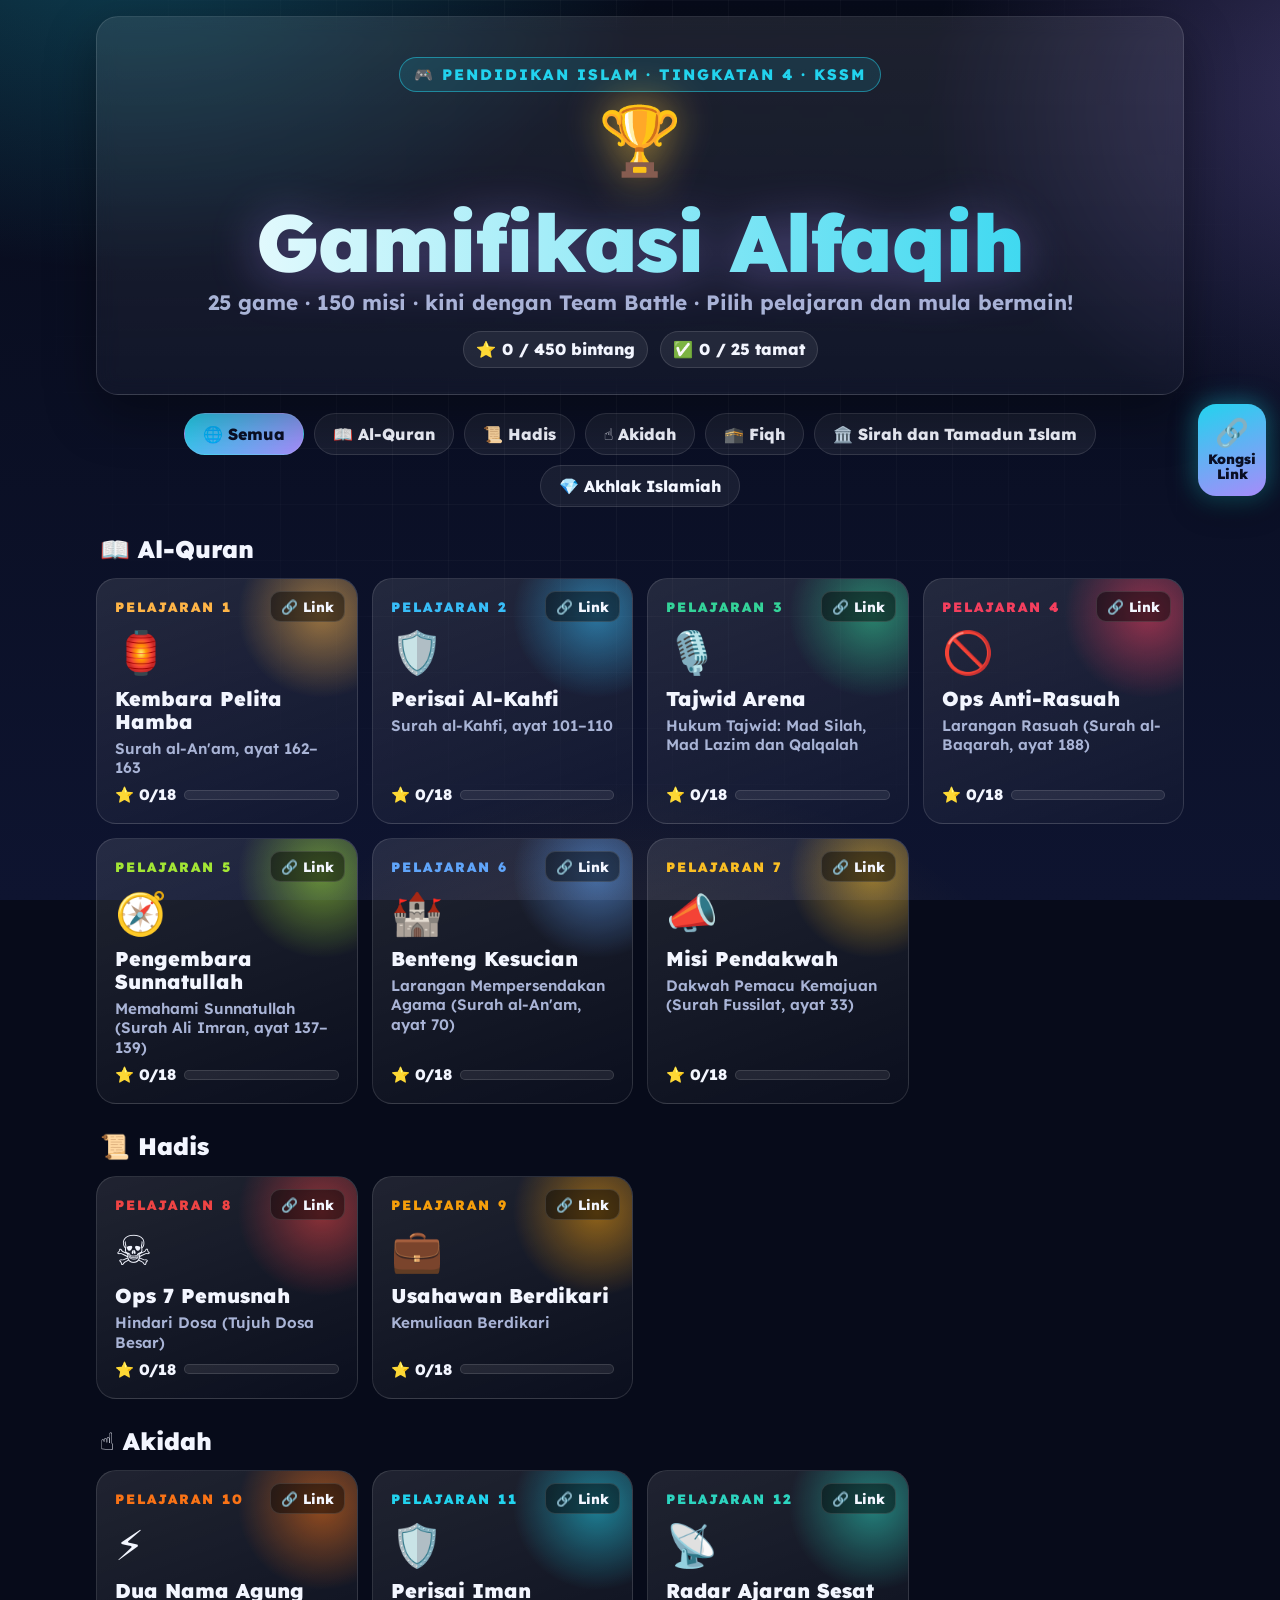
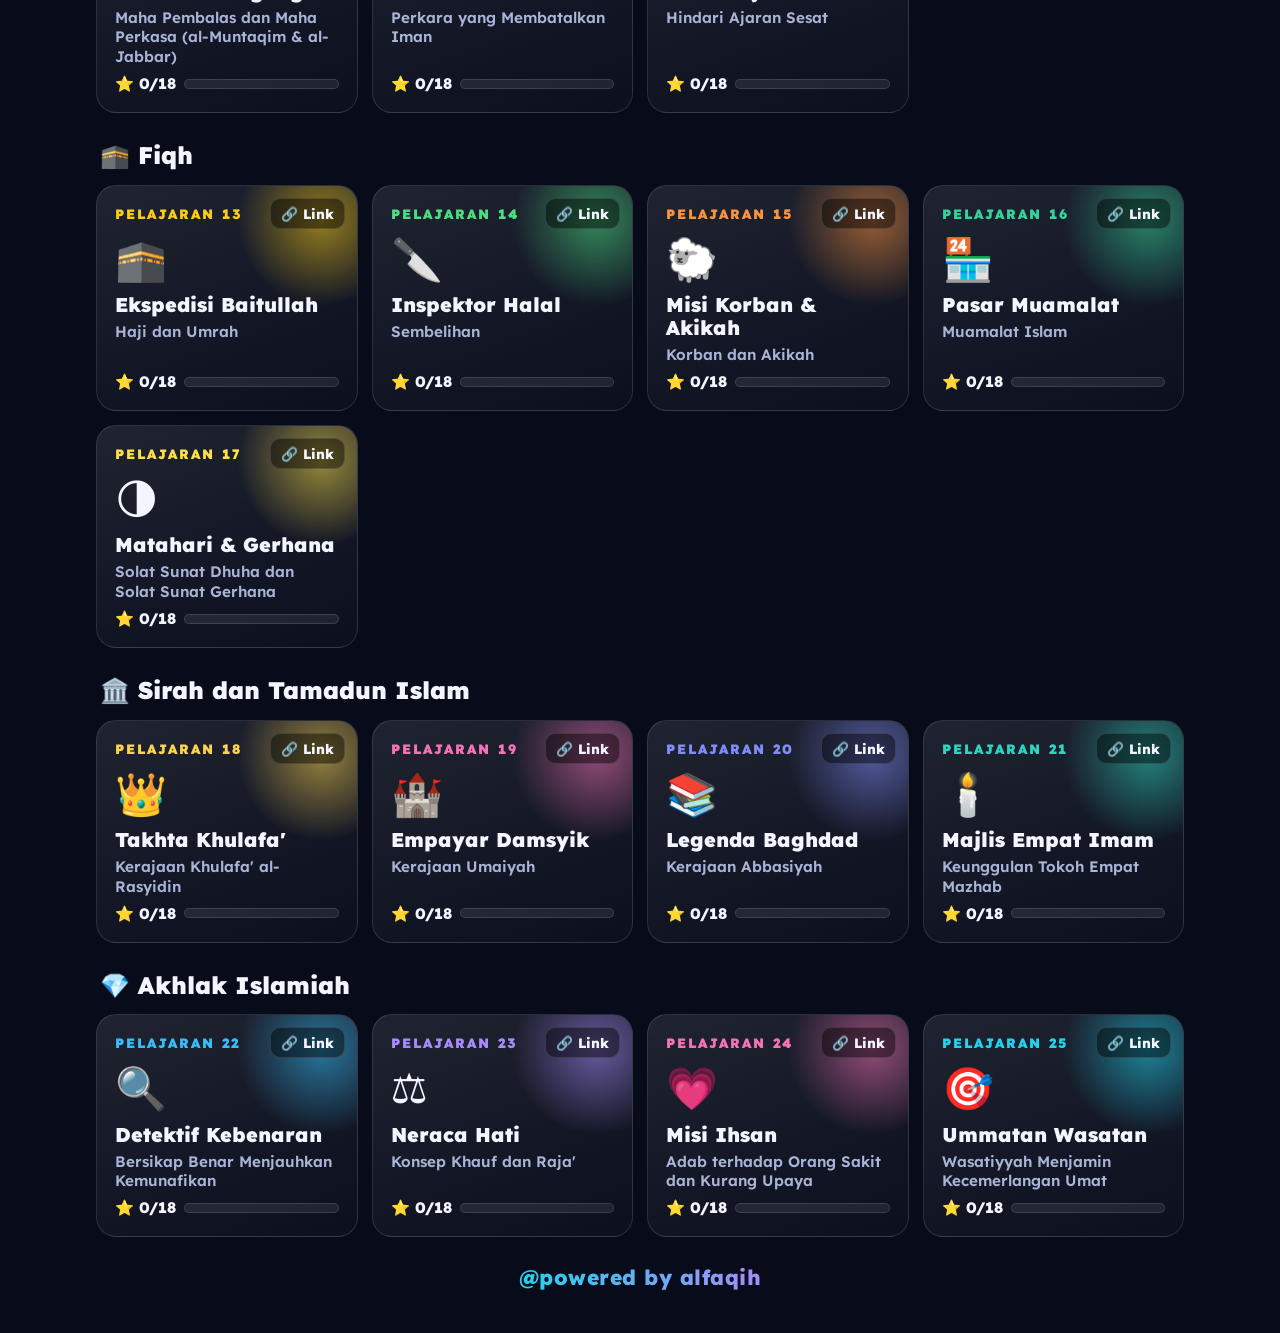
<file: index.html>
<!DOCTYPE html>
<html lang="ms">
<head>
<meta charset="UTF-8">
<meta name="viewport" content="width=device-width, initial-scale=1">
<title>Gamifikasi Alfaqih – Pendidikan Islam Tingkatan 4</title>
<link rel="preconnect" href="https://fonts.googleapis.com"><link rel="preconnect" href="https://fonts.gstatic.com" crossorigin>
<link href="https://fonts.googleapis.com/css2?family=Lexend:wght@400;600;800;900&display=swap" rel="stylesheet">
<link rel="stylesheet" href="assets/engine.css?v=1795311219">
<style>
.hero{text-align:center;padding:40px 20px 26px}
.hero .gtitle{font-size:clamp(2.6rem,8vw,5rem)}
.stats2{display:flex;gap:12px;justify-content:center;flex-wrap:wrap;margin-top:14px}
.tabs{display:flex;gap:10px;flex-wrap:wrap;justify-content:center;margin:18px 0}
.tab{padding:10px 18px;border-radius:999px;font-weight:800;background:rgba(255,255,255,.06);border:1px solid var(--line);font-size:1rem}
.tab.on{background:linear-gradient(135deg,var(--a),var(--b));color:#0A0F25}
.sec h2{font-size:1.5rem;margin:26px 4px 12px;font-weight:900;display:flex;align-items:center;gap:10px}
.grid3{display:grid;grid-template-columns:repeat(auto-fill,minmax(250px,1fr));gap:14px}
.gc{position:relative;display:flex;flex-direction:column;gap:6px;padding:18px;border-radius:20px;text-decoration:none;color:var(--txt);min-height:190px;overflow:hidden;
 background:linear-gradient(160deg,rgba(255,255,255,.10),rgba(255,255,255,.02));border:1px solid var(--line);transition:transform .2s,box-shadow .2s}
.gc::before{content:'';position:absolute;right:-50px;top:-50px;width:170px;height:170px;border-radius:50%;background:radial-gradient(circle,var(--ca),transparent 70%);opacity:.55}
.gc:hover{transform:translateY(-5px);box-shadow:0 18px 40px rgba(0,0,0,.45),0 0 0 2px var(--ca)}
.gc .no{font-weight:900;letter-spacing:2px;font-size:.85rem;color:var(--ca)}
.gc .ic{font-size:2.6rem}
.gc .gn{font-weight:900;font-size:1.25rem;line-height:1.15}
.gc .tt{font-weight:600;color:var(--mut);font-size:.95rem;line-height:1.3}
.gc .pr{margin-top:auto;display:flex;align-items:center;gap:8px;font-weight:800;font-size:.95rem}
.gc .pr .bar{flex:1;height:10px}
.gc .cp{position:absolute;right:12px;top:12px;z-index:2;padding:6px 10px;border-radius:10px;font-weight:800;font-size:.85rem;background:rgba(0,0,0,.45);border:1px solid var(--line);color:var(--txt)}
.gc .cp:hover{background:var(--ca);color:#0A0F25}
.gc .pr .bar i{background:linear-gradient(90deg,var(--ca),var(--gold))}
</style>
</head>
<body data-share-title="Gamifikasi Alfaqih – Semua Game Tingkatan 4">
<div class="wrap">
 <div class="glass hero">
  <div class="kicker">🎮 Pendidikan Islam · Tingkatan 4 · KSSM</div>
  <div class="emblem">🏆</div>
  <div class="gtitle">Gamifikasi Alfaqih</div>
  <div class="gsub">25 game · 150 misi · kini dengan Team Battle · Pilih pelajaran dan mula bermain!</div>
  <div class="stats2"><div class="pill">⭐ <span id="ts">0</span> / 450 bintang</div><div class="pill">✅ <span id="td">0</span> / 25 tamat</div></div>
 </div>
 <div class="tabs" id="tabs"></div>
 <div id="list"></div>
 <div class="foot"><span class="pw">@powered by alfaqih</span></div>
</div>
<script>
const L=[{"id": "p1", "no": 1, "bidang": "Al-Quran", "title": "Surah al-An'am, ayat 162–163", "game": "Kembara Pelita Hamba", "a": "#FFB547", "b": "#22D3EE", "icon": "🏮"}, {"id": "p2", "no": 2, "bidang": "Al-Quran", "title": "Surah al-Kahfi, ayat 101–110", "game": "Perisai Al-Kahfi", "a": "#38BDF8", "b": "#818CF8", "icon": "🛡️"}, {"id": "p3", "no": 3, "bidang": "Al-Quran", "title": "Hukum Tajwid: Mad Silah, Mad Lazim dan Qalqalah", "game": "Tajwid Arena", "a": "#34D399", "b": "#22D3EE", "icon": "🎙️"}, {"id": "p4", "no": 4, "bidang": "Al-Quran", "title": "Larangan Rasuah (Surah al-Baqarah, ayat 188)", "game": "Ops Anti-Rasuah", "a": "#F43F5E", "b": "#F59E0B", "icon": "🚫"}, {"id": "p5", "no": 5, "bidang": "Al-Quran", "title": "Memahami Sunnatullah (Surah Ali Imran, ayat 137–139)", "game": "Pengembara Sunnatullah", "a": "#A3E635", "b": "#14B8A6", "icon": "🧭"}, {"id": "p6", "no": 6, "bidang": "Al-Quran", "title": "Larangan Mempersendakan Agama (Surah al-An'am, ayat 70)", "game": "Benteng Kesucian", "a": "#60A5FA", "b": "#F472B6", "icon": "🏰"}, {"id": "p7", "no": 7, "bidang": "Al-Quran", "title": "Dakwah Pemacu Kemajuan (Surah Fussilat, ayat 33)", "game": "Misi Pendakwah", "a": "#FBBF24", "b": "#10B981", "icon": "📣"}, {"id": "p8", "no": 8, "bidang": "Hadis", "title": "Hindari Dosa (Tujuh Dosa Besar)", "game": "Ops 7 Pemusnah", "a": "#EF4444", "b": "#8B5CF6", "icon": "☠️"}, {"id": "p9", "no": 9, "bidang": "Hadis", "title": "Kemuliaan Berdikari", "game": "Usahawan Berdikari", "a": "#F59E0B", "b": "#84CC16", "icon": "💼"}, {"id": "p10", "no": 10, "bidang": "Akidah", "title": "Maha Pembalas dan Maha Perkasa (al-Muntaqim & al-Jabbar)", "game": "Dua Nama Agung", "a": "#F97316", "b": "#6366F1", "icon": "⚡"}, {"id": "p11", "no": 11, "bidang": "Akidah", "title": "Perkara yang Membatalkan Iman", "game": "Perisai Iman", "a": "#22D3EE", "b": "#E11D48", "icon": "🛡️"}, {"id": "p12", "no": 12, "bidang": "Akidah", "title": "Hindari Ajaran Sesat", "game": "Radar Ajaran Sesat", "a": "#2DD4BF", "b": "#F43F5E", "icon": "📡"}, {"id": "p13", "no": 13, "bidang": "Fiqh", "title": "Haji dan Umrah", "game": "Ekspedisi Baitullah", "a": "#FACC15", "b": "#14B8A6", "icon": "🕋"}, {"id": "p14", "no": 14, "bidang": "Fiqh", "title": "Sembelihan", "game": "Inspektor Halal", "a": "#4ADE80", "b": "#F87171", "icon": "🔪"}, {"id": "p15", "no": 15, "bidang": "Fiqh", "title": "Korban dan Akikah", "game": "Misi Korban & Akikah", "a": "#FB923C", "b": "#A78BFA", "icon": "🐑"}, {"id": "p16", "no": 16, "bidang": "Fiqh", "title": "Muamalat Islam", "game": "Pasar Muamalat", "a": "#34D399", "b": "#FBBF24", "icon": "🏪"}, {"id": "p17", "no": 17, "bidang": "Fiqh", "title": "Solat Sunat Dhuha dan Solat Sunat Gerhana", "game": "Matahari & Gerhana", "a": "#FDE047", "b": "#6366F1", "icon": "🌗"}, {"id": "p18", "no": 18, "bidang": "Sirah dan Tamadun Islam", "title": "Kerajaan Khulafa' al-Rasyidin", "game": "Takhta Khulafa'", "a": "#FCD34D", "b": "#10B981", "icon": "👑"}, {"id": "p19", "no": 19, "bidang": "Sirah dan Tamadun Islam", "title": "Kerajaan Umaiyah", "game": "Empayar Damsyik", "a": "#F472B6", "b": "#22D3EE", "icon": "🏰"}, {"id": "p20", "no": 20, "bidang": "Sirah dan Tamadun Islam", "title": "Kerajaan Abbasiyah", "game": "Legenda Baghdad", "a": "#818CF8", "b": "#FBBF24", "icon": "📚"}, {"id": "p21", "no": 21, "bidang": "Sirah dan Tamadun Islam", "title": "Keunggulan Tokoh Empat Mazhab", "game": "Majlis Empat Imam", "a": "#2DD4BF", "b": "#C084FC", "icon": "🕯️"}, {"id": "p22", "no": 22, "bidang": "Akhlak Islamiah", "title": "Bersikap Benar Menjauhkan Kemunafikan", "game": "Detektif Kebenaran", "a": "#38BDF8", "b": "#F43F5E", "icon": "🔍"}, {"id": "p23", "no": 23, "bidang": "Akhlak Islamiah", "title": "Konsep Khauf dan Raja'", "game": "Neraca Hati", "a": "#A78BFA", "b": "#34D399", "icon": "⚖️"}, {"id": "p24", "no": 24, "bidang": "Akhlak Islamiah", "title": "Adab terhadap Orang Sakit dan Kurang Upaya", "game": "Misi Ihsan", "a": "#F472B6", "b": "#38BDF8", "icon": "💗"}, {"id": "p25", "no": 25, "bidang": "Akhlak Islamiah", "title": "Wasatiyyah Menjamin Kecemerlangan Umat", "game": "Ummatan Wasatan", "a": "#22D3EE", "b": "#FACC15", "icon": "🎯"}];
const B=[['Al-Quran','📖'],['Hadis','📜'],['Akidah','☝️'],['Fiqh','🕋'],['Sirah dan Tamadun Islam','🏛️'],['Akhlak Islamiah','💎']];
function prog(id){try{const v=JSON.parse(localStorage.getItem('alfaqih_t4_'+id));if(v&&v.st)return{s:v.st.reduce((a,x)=>a+x.stars,0),d:v.st.every(x=>x.stars>0)}}catch(e){}return{s:0,d:false}}
let cur='Semua';let TS=0,TD=0;
function render(){TS=0;TD=0;
 document.getElementById('tabs').innerHTML=['Semua',...B.map(b=>b[0])].map(t=>`<button class="tab ${t===cur?'on':''}" data-t="${t}">${t==='Semua'?'🌐 Semua':B.find(b=>b[0]===t)[1]+' '+t}</button>`).join('');
 document.querySelectorAll('.tab').forEach(b=>b.onclick=()=>{cur=b.dataset.t;render()});
 document.getElementById('list').innerHTML=B.filter(b=>cur==='Semua'||b[0]===cur).map(([bn,ic])=>`<div class="sec"><h2>${ic} ${bn}</h2><div class="grid3">${L.filter(l=>l.bidang===bn).map(l=>{const p=prog(l.id);return `<a class="gc" href="${l.id}/" style="--ca:${l.a}"><button class="cp" data-id="${l.id}" data-t="P${l.no} · ${l.game}">🔗 Link</button><div class="no">PELAJARAN ${l.no}${p.d?' · ✅ TAMAT':''}</div><div class="ic">${l.icon}</div><div class="gn">${l.game}</div><div class="tt">${l.title}</div><div class="pr"><span>⭐ ${p.s}/18</span><div class="bar"><i style="width:${p.s/18*100}%"></i></div></div></a>`}).join('')}</div></div>`).join('');
 L.forEach(l=>{const p=prog(l.id);TS+=p.s;TD+=p.d?1:0});document.querySelectorAll('.gc .cp').forEach(b=>b.onclick=e=>{e.preventDefault();e.stopPropagation();const u=new URL(b.dataset.id+'/',location.href).href;window.alfaqihShare?alfaqihShare(u,b.dataset.t):null});document.getElementById('ts').textContent=TS;document.getElementById('td').textContent=TD}
render();
</script>
<script src="assets/share.js?v=1795311219"></script>
</body>
</html>
</file>
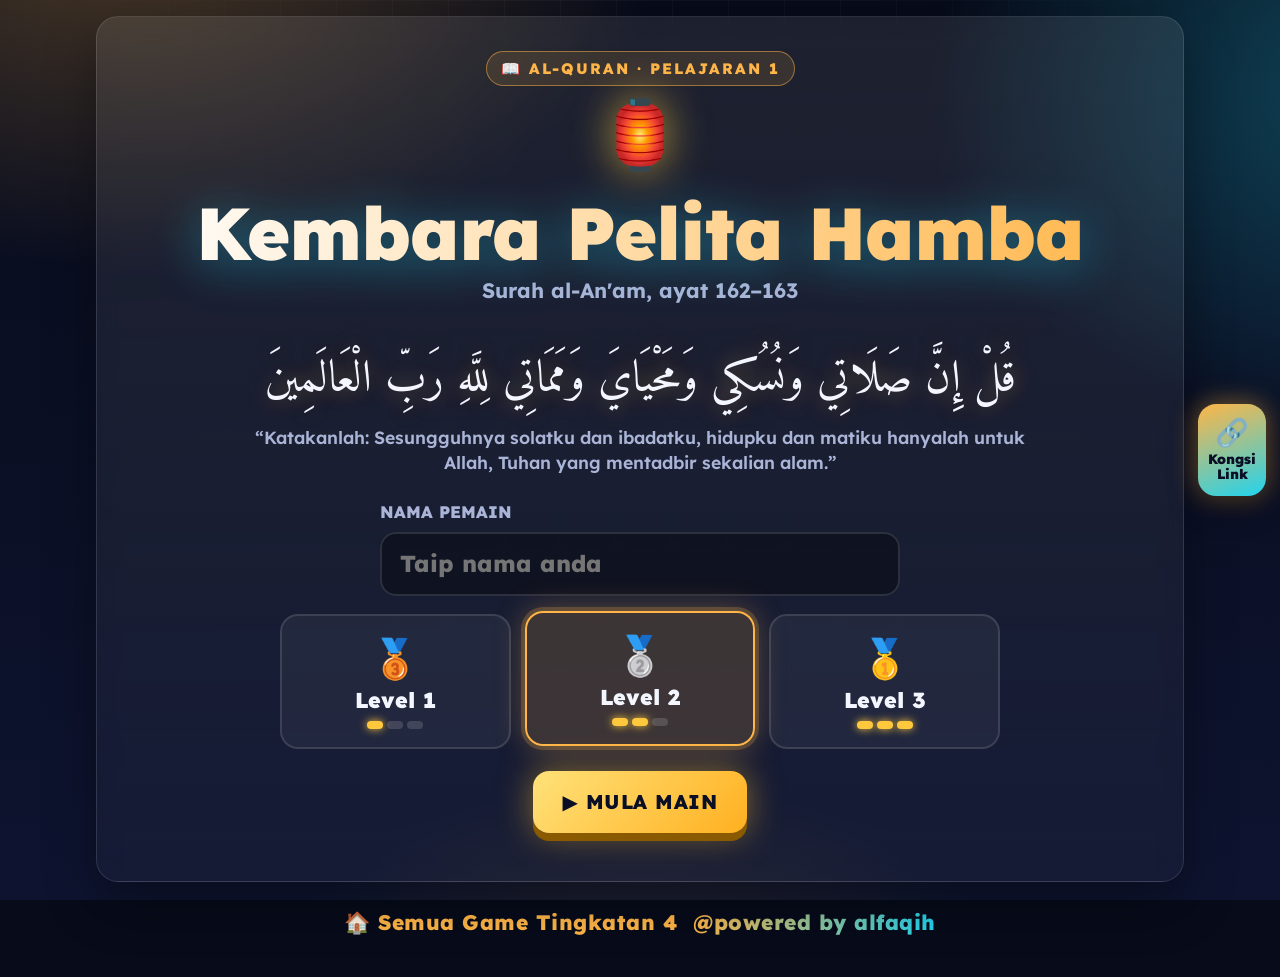
<file: p1/index.html>
<!DOCTYPE html>
<html lang="ms">
<head>
<meta charset="UTF-8">
<meta name="viewport" content="width=device-width, initial-scale=1">
<title>Gamifikasi Alfaqih – Tingkatan 4</title>
<link rel="preconnect" href="https://fonts.googleapis.com"><link rel="preconnect" href="https://fonts.gstatic.com" crossorigin>
<link rel="stylesheet" href="../assets/engine.css?v=1795311219">
</head>
<body>
<script src="lesson.js?v=1795311219"></script>
<script src="../assets/engine.js?v=1795311219"></script>
</body>
</html>
</file>
<file: assets/engine.css>
/* Gamifikasi Alfaqih – enjin game PAI Tingkatan 4 · @powered by alfaqih */
:root{
  --bg0:#070B1A; --bg1:#0E1430; --bg2:#151D44; --line:rgba(255,255,255,.12);
  --txt:#F3F6FF; --mut:#A9B4D6; --a:#22D3EE; --b:#A78BFA; --gold:#FFC83D; --ok:#2EE59D; --no:#FF4D6D;
  --glass:rgba(255,255,255,.06); --r:22px;
}
*{box-sizing:border-box;-webkit-tap-highlight-color:transparent}
html,body{margin:0;min-height:100%}
body{font-family:'Lexend','Baloo 2',system-ui,sans-serif;color:var(--txt);font-size:21px;line-height:1.4;background:var(--bg0);overflow-x:hidden;min-height:100vh}
body::before{content:'';position:fixed;inset:0;z-index:-2;background:
  radial-gradient(900px 600px at 10% -10%,color-mix(in srgb,var(--a) 28%,transparent),transparent 60%),
  radial-gradient(800px 600px at 110% 10%,color-mix(in srgb,var(--b) 30%,transparent),transparent 60%),
  radial-gradient(700px 500px at 50% 120%,rgba(255,200,61,.14),transparent 60%),linear-gradient(180deg,var(--bg0),var(--bg1))}
body::after{content:'';position:fixed;inset:0;z-index:-1;pointer-events:none;opacity:.35;
  background-image:linear-gradient(var(--line) 1px,transparent 1px),linear-gradient(90deg,var(--line) 1px,transparent 1px);background-size:56px 56px;
  mask-image:radial-gradient(ellipse at 50% 30%,#000 20%,transparent 75%)}
.ar{font-family:'Amiri Quran','Amiri',serif;direction:rtl;line-height:2.05;font-weight:400}
button{font-family:inherit;cursor:pointer;border:none;color:inherit}
a{color:var(--a)}
.wrap{max-width:1120px;margin:0 auto;padding:16px 16px 40px}
.scr{display:none}.scr.on{display:block;animation:enter .45s cubic-bezier(.2,.9,.3,1.2)}
@keyframes enter{from{opacity:0;transform:translateY(18px) scale(.98)}to{opacity:1;transform:none}}
.glass{background:linear-gradient(180deg,rgba(255,255,255,.09),rgba(255,255,255,.03));border:1px solid var(--line);border-radius:var(--r);backdrop-filter:blur(10px);box-shadow:0 20px 50px rgba(0,0,0,.35)}

/* HUD */
.hud{display:flex;gap:10px;align-items:center;flex-wrap:wrap;padding:10px 14px;margin-bottom:16px}
.hud .who{font-weight:800;display:flex;align-items:center;gap:10px;margin-right:auto}
.ava{width:42px;height:42px;border-radius:12px;display:grid;place-items:center;font-size:1.4rem;background:linear-gradient(135deg,var(--a),var(--b));box-shadow:0 0 18px color-mix(in srgb,var(--a) 60%,transparent)}
.pill{display:flex;align-items:center;gap:6px;font-weight:800;font-size:1rem;padding:6px 12px;border-radius:999px;background:rgba(255,255,255,.07);border:1px solid var(--line)}
.pill.lv{background:linear-gradient(90deg,color-mix(in srgb,var(--a) 35%,transparent),color-mix(in srgb,var(--b) 35%,transparent))}
.ibtn{padding:8px 12px;border-radius:12px;background:rgba(255,255,255,.08);border:1px solid var(--line);font-weight:700;font-size:1rem}
.ibtn:hover{background:rgba(255,255,255,.16)}

/* Buttons */
.btn{display:inline-flex;align-items:center;justify-content:center;gap:10px;font-weight:800;font-size:1.25rem;letter-spacing:.5px;padding:14px 30px;min-height:62px;border-radius:16px;
  background:linear-gradient(135deg,var(--a),var(--b));color:#0A0F25;box-shadow:0 8px 0 rgba(0,0,0,.35),0 0 30px color-mix(in srgb,var(--a) 45%,transparent);transition:transform .12s,box-shadow .12s;text-transform:uppercase}
.btn:hover{transform:translateY(-2px)}
.btn:active{transform:translateY(5px);box-shadow:0 3px 0 rgba(0,0,0,.35)}
.btn.gold{background:linear-gradient(135deg,#FFE27A,#FFB020);box-shadow:0 8px 0 #8A5A00,0 0 34px rgba(255,190,40,.5)}
.btn.ghost{background:rgba(255,255,255,.06);color:var(--txt);border:2px solid var(--line);box-shadow:0 8px 0 rgba(0,0,0,.3)}
.btn.sm{font-size:1rem;min-height:50px;padding:10px 20px}
.row{display:flex;gap:14px;justify-content:center;flex-wrap:wrap}

/* Splash */
.splash{text-align:center;padding:34px 22px;position:relative;overflow:hidden}
.kicker{display:inline-block;font-weight:800;font-size:.95rem;letter-spacing:2px;text-transform:uppercase;color:var(--a);padding:6px 14px;border:1px solid color-mix(in srgb,var(--a) 50%,transparent);border-radius:999px;background:color-mix(in srgb,var(--a) 12%,transparent)}
.gtitle{font-size:clamp(2.4rem,7vw,4.6rem);font-weight:900;line-height:1;margin:16px 0 6px;letter-spacing:-1px;
  background:linear-gradient(90deg,#fff,var(--a),var(--b),#fff);background-size:300% 100%;-webkit-background-clip:text;background-clip:text;color:transparent;animation:sheen 6s linear infinite;filter:drop-shadow(0 6px 24px color-mix(in srgb,var(--b) 45%,transparent))}
@keyframes sheen{to{background-position:300% 0}}
.gsub{font-size:1.3rem;font-weight:700;color:var(--mut)}
.hero-ar{font-size:clamp(1.8rem,4.4vw,2.8rem);margin:14px auto;max-width:980px;text-shadow:0 0 22px color-mix(in srgb,var(--a) 40%,transparent)}
.hero-ms{font-weight:600;color:var(--mut);font-size:1.1rem;max-width:820px;margin:0 auto}
.emblem{font-size:4.2rem;filter:drop-shadow(0 0 22px color-mix(in srgb,var(--gold) 70%,transparent));animation:float 3s ease-in-out infinite}
@keyframes float{50%{transform:translateY(-10px)}}
.namebox{max-width:520px;margin:22px auto 8px;text-align:left}
.namebox label{font-weight:800;font-size:1.05rem;color:var(--mut)}
.namebox input{width:100%;font:inherit;font-size:1.45rem;font-weight:800;padding:14px 18px;margin-top:6px;border-radius:16px;border:2px solid var(--line);background:rgba(0,0,0,.35);color:var(--txt)}
.namebox input:focus{outline:none;border-color:var(--a);box-shadow:0 0 0 4px color-mix(in srgb,var(--a) 25%,transparent)}
.levels{display:grid;grid-template-columns:repeat(3,1fr);gap:14px;max-width:720px;margin:18px auto 22px}
.lvl{padding:18px 8px;border-radius:18px;background:rgba(255,255,255,.05);border:2px solid var(--line);font-weight:900;font-size:1.35rem;transition:.15s}
.lvl .i{display:block;font-size:2.4rem;margin-bottom:4px}
.lvl .bars{display:flex;gap:4px;justify-content:center;margin-top:8px}
.lvl .bars i{width:16px;height:8px;border-radius:4px;background:rgba(255,255,255,.15)}
.lvl .bars i.f{background:var(--gold);box-shadow:0 0 8px var(--gold)}
.lvl.sel{border-color:var(--a);background:color-mix(in srgb,var(--a) 16%,transparent);box-shadow:0 0 0 4px color-mix(in srgb,var(--a) 20%,transparent),0 0 30px color-mix(in srgb,var(--a) 35%,transparent);transform:translateY(-3px)}

/* Map */
.maphead{display:flex;align-items:flex-end;justify-content:space-between;gap:12px;flex-wrap:wrap;margin-bottom:14px}
.maphead h2{margin:0;font-size:clamp(1.6rem,4vw,2.3rem);font-weight:900}
.maphead p{margin:2px 0 0;color:var(--mut);font-weight:600}
.xpbar{min-width:240px;flex:1;max-width:420px}
.xpbar .t{display:flex;justify-content:space-between;font-weight:800;font-size:.95rem;color:var(--mut)}
.bar{height:14px;border-radius:999px;background:rgba(255,255,255,.08);overflow:hidden;border:1px solid var(--line)}
.bar>i{display:block;height:100%;width:0;background:linear-gradient(90deg,var(--a),var(--b),var(--gold));transition:width .6s cubic-bezier(.2,.9,.3,1)}
.missions{display:grid;grid-template-columns:repeat(3,1fr);gap:14px}
@media(max-width:980px){.missions{grid-template-columns:repeat(2,1fr)}}
@media(max-width:520px){.missions{grid-template-columns:1fr}}
.mis{position:relative;text-align:left;padding:18px;border-radius:20px;min-height:220px;display:flex;flex-direction:column;gap:6px;
  background:linear-gradient(160deg,rgba(255,255,255,.10),rgba(255,255,255,.02));border:1px solid var(--line);transition:transform .2s,box-shadow .2s;overflow:hidden}
.mis::before{content:'';position:absolute;inset:-40% -40% auto auto;width:180px;height:180px;border-radius:50%;background:radial-gradient(circle,color-mix(in srgb,var(--a) 40%,transparent),transparent 70%);opacity:.6}
.mis:hover{transform:translateY(-4px);box-shadow:0 16px 40px rgba(0,0,0,.4)}
.mis .no{font-weight:900;font-size:.9rem;letter-spacing:2px;color:var(--a)}
.mis .ic{font-size:2.8rem}
.mis .nm{font-weight:900;font-size:1.2rem;line-height:1.2}
.mis .ty{font-weight:600;font-size:.92rem;color:var(--mut)}
.mis .st{margin-top:auto;font-size:1.4rem;letter-spacing:3px;color:var(--gold);text-shadow:0 0 10px rgba(255,200,61,.6)}
.mis .st .e{color:rgba(255,255,255,.18);text-shadow:none}
.mis.open{border-color:color-mix(in srgb,var(--a) 70%,transparent);box-shadow:0 0 0 2px color-mix(in srgb,var(--a) 40%,transparent),0 0 36px color-mix(in srgb,var(--a) 30%,transparent);animation:pulse 2.2s infinite}
@keyframes pulse{50%{box-shadow:0 0 0 2px color-mix(in srgb,var(--a) 60%,transparent),0 0 56px color-mix(in srgb,var(--a) 45%,transparent)}}
.mis.done{border-color:rgba(255,200,61,.6)}
.mis.lock{opacity:.45;filter:grayscale(.7);cursor:not-allowed}
.mis .lockico{position:absolute;right:14px;top:12px;font-size:1.4rem}
.mapbar{display:flex;gap:12px;justify-content:center;flex-wrap:wrap;margin-top:20px}

/* Brief */
.brief{text-align:center;padding:34px 22px}
.brief .ic{font-size:5rem;filter:drop-shadow(0 0 26px color-mix(in srgb,var(--a) 60%,transparent))}
.brief h2{font-size:clamp(1.8rem,4.5vw,2.6rem);margin:6px 0;font-weight:900}
.brief p{font-size:1.3rem;font-weight:600;color:var(--mut);max-width:780px;margin:8px auto}
.howto{display:inline-flex;gap:10px;align-items:center;font-weight:700;background:rgba(255,255,255,.06);border:1px dashed var(--line);border-radius:14px;padding:10px 16px;margin:10px 0 18px;font-size:1.1rem}

/* Play */
.play{padding:20px}
.phead{display:flex;align-items:center;gap:12px;flex-wrap:wrap;margin-bottom:10px}
.tag{font-weight:900;font-size:1rem;padding:6px 14px;border-radius:12px;background:linear-gradient(135deg,var(--a),var(--b));color:#0A0F25;letter-spacing:.5px}
.phead .bar{flex:1;min-width:140px}
.combo{font-weight:900;font-size:1.2rem;color:var(--gold);text-shadow:0 0 12px rgba(255,200,61,.7);min-width:70px;text-align:right}
.hearts{font-size:1.5rem;letter-spacing:2px}
.score{font-weight:900;font-size:1.1rem;padding:4px 12px;border-radius:10px;background:rgba(255,255,255,.08)}
.timer{height:10px;border-radius:999px;background:rgba(255,255,255,.08);overflow:hidden;margin:6px 0 16px}
.timer>i{display:block;height:100%;width:100%;background:linear-gradient(90deg,var(--ok),var(--a));box-shadow:0 0 14px var(--ok)}
.timer.warn>i{background:linear-gradient(90deg,var(--no),#FF9F43);box-shadow:0 0 14px var(--no)}
.qcard{background:rgba(0,0,0,.28);border:1px solid var(--line);border-radius:20px;padding:22px;text-align:center;margin-bottom:16px}
.qcard .q{font-size:clamp(1.35rem,3vw,1.9rem);font-weight:800;line-height:1.35}
.qcard .qa{font-size:clamp(1.8rem,4.6vw,3rem);margin-top:6px}
.qcard .hint{font-weight:600;color:var(--mut);font-size:1.05rem;margin-top:6px}
.blank{display:inline-block;min-width:90px;border-bottom:4px solid var(--gold);color:var(--gold);margin:0 6px;text-align:center}
.opts{display:grid;grid-template-columns:1fr 1fr;gap:12px}
.opts.one{grid-template-columns:1fr}
@media(max-width:680px){.opts{grid-template-columns:1fr}}
.opt{position:relative;display:flex;align-items:center;gap:14px;text-align:left;padding:14px 18px;min-height:74px;border-radius:16px;font-weight:700;font-size:clamp(1.1rem,2.3vw,1.4rem);
  background:rgba(255,255,255,.06);border:2px solid var(--line);transition:transform .1s,background .15s,border-color .15s}
.opt:hover:not(:disabled){background:rgba(255,255,255,.12);border-color:color-mix(in srgb,var(--a) 70%,transparent);transform:translateY(-2px)}
.opt .k{flex:none;width:40px;height:40px;border-radius:10px;display:grid;place-items:center;font-weight:900;font-size:1.1rem;background:rgba(255,255,255,.12);font-family:'Lexend',sans-serif}
.opt.ar{justify-content:center;font-family:'Amiri Quran','Amiri',serif;font-size:clamp(1.5rem,3.4vw,2.2rem);font-weight:400;direction:rtl}
.opt.ok{background:color-mix(in srgb,var(--ok) 22%,transparent);border-color:var(--ok);box-shadow:0 0 24px color-mix(in srgb,var(--ok) 50%,transparent)}
.opt.no{background:color-mix(in srgb,var(--no) 22%,transparent);border-color:var(--no);animation:shake .4s}
.opt.dim{opacity:.35}
.opt:disabled{cursor:default}
.big2{display:grid;grid-template-columns:1fr 1fr;gap:14px}
.big3{display:grid;grid-template-columns:repeat(3,1fr);gap:14px}
@media(max-width:680px){.big3{grid-template-columns:1fr}}
.bigb{min-height:120px;border-radius:20px;font-weight:900;font-size:clamp(1.2rem,2.6vw,1.6rem);display:flex;flex-direction:column;align-items:center;justify-content:center;gap:4px;border:2px solid transparent;transition:.12s;padding:10px;text-align:center}
.bigb .e{font-size:2.4rem}
.bigb:hover:not(:disabled){transform:translateY(-3px)}
.bigb.c0{background:linear-gradient(135deg,#0EA5E9,#6366F1)}.bigb.c1{background:linear-gradient(135deg,#F43F5E,#F97316)}.bigb.c2{background:linear-gradient(135deg,#10B981,#14B8A6)}
.bigb.t{background:linear-gradient(135deg,#10B981,#059669)}.bigb.f{background:linear-gradient(135deg,#F43F5E,#BE123C)}
.bigb.ring{outline:4px solid var(--gold);outline-offset:4px;box-shadow:0 0 30px rgba(255,200,61,.6)}
.bigb.dim{opacity:.25}
.scroll{font-size:clamp(1.3rem,3vw,1.8rem);font-weight:800;padding:24px;border-radius:20px;text-align:center;margin-bottom:16px;background:linear-gradient(135deg,rgba(255,255,255,.12),rgba(255,255,255,.04));border:1px solid var(--line)}
.fb{display:none;margin-top:14px;border-radius:16px;padding:14px 18px;font-weight:600;font-size:1.12rem}
.fb.on{display:block;animation:enter .3s}
.fb.good{background:color-mix(in srgb,var(--ok) 14%,transparent);border:1px solid var(--ok)}
.fb.bad{background:color-mix(in srgb,var(--no) 14%,transparent);border:1px solid var(--no)}
.fb b{font-weight:900}
.fb .ar{font-size:1.4rem}

/* Order */
.slots{direction:rtl;display:flex;flex-wrap:wrap;gap:10px;justify-content:center;min-height:96px;padding:14px;border-radius:18px;border:2px dashed color-mix(in srgb,var(--a) 60%,transparent);background:rgba(0,0,0,.25);margin-bottom:16px}
.slots.ltr{direction:ltr;flex-direction:column;align-items:stretch}
.slot{min-width:70px;min-height:64px;border-radius:14px;border:2px dashed var(--line);display:flex;align-items:center;justify-content:center;padding:4px 12px;color:var(--mut);font-weight:800}
.slot.fill{border:2px solid var(--ok);background:color-mix(in srgb,var(--ok) 14%,transparent);color:var(--txt);animation:enter .25s}
.pool{display:flex;flex-wrap:wrap;gap:12px;justify-content:center}
.pool.rtl{direction:rtl}
.tile{padding:8px 18px;min-height:64px;border-radius:14px;font-weight:800;font-size:1.15rem;background:rgba(255,255,255,.08);border:2px solid var(--line);transition:.12s}
.tile:hover{border-color:var(--a);transform:translateY(-2px)}
.tile.ar,.slot.ar{font-family:'Amiri Quran','Amiri',serif;font-size:clamp(1.6rem,3.6vw,2.4rem);font-weight:400}
.tile.used{visibility:hidden}
.tile.bad{border-color:var(--no);background:color-mix(in srgb,var(--no) 25%,transparent);animation:shake .4s}

/* Match */
.mgrid{display:grid;grid-template-columns:repeat(4,1fr);gap:12px}
@media(max-width:760px){.mgrid{grid-template-columns:repeat(3,1fr)}}
@media(max-width:480px){.mgrid{grid-template-columns:repeat(2,1fr)}}
.mc{perspective:900px;min-height:140px;padding:0;background:none}
.mc .in{position:relative;width:100%;height:100%;min-height:140px;transition:transform .45s;transform-style:preserve-3d}
.mc.flip .in{transform:rotateY(180deg)}
.mc .f,.mc .b{position:absolute;inset:0;border-radius:16px;backface-visibility:hidden;display:grid;place-items:center;padding:8px;text-align:center}
.mc .f{background:linear-gradient(135deg,var(--bg2),#1F2A5E);border:2px solid color-mix(in srgb,var(--a) 50%,transparent);font-size:2.4rem;box-shadow:inset 0 0 30px color-mix(in srgb,var(--a) 25%,transparent)}
.mc .b{transform:rotateY(180deg);background:#F7F9FF;color:#0D1433;border:2px solid #fff;font-weight:800;font-size:clamp(.95rem,1.8vw,1.15rem);line-height:1.25}
.mc .b.ar{font-size:clamp(1.3rem,2.8vw,1.9rem);font-weight:400}
.mc.match .b{background:#D6FFEC;border-color:var(--ok);box-shadow:0 0 22px var(--ok)}

/* Bubble */
.sea{position:relative;height:430px;border-radius:20px;overflow:hidden;border:1px solid var(--line);
  background:radial-gradient(ellipse at 50% 120%,color-mix(in srgb,var(--a) 50%,transparent),transparent 60%),linear-gradient(180deg,#0B1236,#0A1E4A 60%,#082C5C)}
.bub{position:absolute;bottom:-150px;width:148px;height:148px;border-radius:50%;display:grid;place-items:center;padding:8px;text-align:center;font-weight:800;font-size:1.05rem;color:#fff;line-height:1.15;
  background:radial-gradient(circle at 30% 28%,rgba(255,255,255,.9) 0 9%,rgba(255,255,255,.18) 10%,color-mix(in srgb,var(--a) 28%,transparent) 60%,color-mix(in srgb,var(--b) 40%,transparent));
  border:2px solid rgba(255,255,255,.7);box-shadow:0 0 24px color-mix(in srgb,var(--a) 50%,transparent),inset 0 -10px 20px rgba(0,0,0,.25);animation:rise linear forwards}
.bub.ar{font-family:'Amiri Quran','Amiri',serif;font-size:1.75rem;font-weight:400}
@keyframes rise{to{transform:translateY(-640px)}}
.bub.popok{animation:popok .35s forwards!important;background:radial-gradient(circle,#B8FFDF,var(--ok))}
.bub.popno{animation:popno .5s forwards!important;background:radial-gradient(circle,#FFC2CC,var(--no))}
@keyframes popok{to{transform:scale(1.7);opacity:0}}
@keyframes popno{30%{transform:translateX(-12px)}60%{transform:translateX(12px)}100%{opacity:0;transform:scale(.4)}}

/* Boss */
.boss{display:flex;align-items:center;gap:16px;padding:12px 16px;border-radius:18px;margin-bottom:12px;background:linear-gradient(135deg,#2A0C3D,#4A0F2E);border:1px solid rgba(255,77,109,.5);box-shadow:0 0 30px rgba(255,77,109,.25)}
.boss .face{font-size:3.4rem;filter:drop-shadow(0 0 16px rgba(255,77,109,.8))}
.boss .face.hit{animation:hit .5s}
@keyframes hit{25%{transform:translateX(-14px) rotate(-12deg);filter:brightness(2.5)}75%{transform:translateX(10px) rotate(6deg)}}
.boss .nm{font-weight:900;letter-spacing:1px}
.hp{height:20px;border-radius:999px;background:rgba(255,255,255,.12);overflow:hidden;border:1px solid rgba(255,255,255,.3);margin-top:4px}
.hp>i{display:block;height:100%;width:100%;background:linear-gradient(90deg,#FF4D6D,#FFB020);transition:width .5s;box-shadow:0 0 14px #FF4D6D}

/* Result */
.res{text-align:center;padding:34px 22px}
.res h2{font-size:clamp(1.8rem,5vw,2.8rem);font-weight:900;margin:0}
.stars{font-size:4.6rem;letter-spacing:10px;margin:6px 0}
.stars span{display:inline-block;color:rgba(255,255,255,.14)}
.stars span.on{color:var(--gold);text-shadow:0 0 24px rgba(255,200,61,.9);animation:starpop .55s both}
@keyframes starpop{0%{transform:scale(0) rotate(-120deg)}70%{transform:scale(1.4)}100%{transform:scale(1)}}
.bigscore{font-size:3.2rem;font-weight:900;background:linear-gradient(90deg,var(--a),var(--gold));-webkit-background-clip:text;background-clip:text;color:transparent}
.stats{display:flex;gap:12px;justify-content:center;flex-wrap:wrap;margin:10px 0}
.stat{padding:10px 16px;border-radius:14px;background:rgba(255,255,255,.06);border:1px solid var(--line);font-weight:800}
.stat small{display:block;color:var(--mut);font-weight:600;font-size:.85rem}
.badge{display:inline-flex;align-items:center;gap:12px;padding:10px 18px;border-radius:16px;margin:6px;font-weight:900;background:linear-gradient(135deg,rgba(255,200,61,.22),rgba(255,200,61,.06));border:1px solid rgba(255,200,61,.6);box-shadow:0 0 20px rgba(255,200,61,.25)}
.badge .e{font-size:2rem}
.badge.lock{filter:grayscale(1);opacity:.35}
.msg{font-weight:600;color:var(--mut);max-width:760px;margin:12px auto;font-size:1.15rem}

/* Cert */
.cert{text-align:center;padding:34px 24px;border:2px solid rgba(255,200,61,.6);box-shadow:0 0 60px rgba(255,200,61,.18),inset 0 0 60px rgba(255,200,61,.06)}
.cert h2{font-size:clamp(1.8rem,5vw,2.8rem);font-weight:900;margin:6px 0;color:var(--gold);letter-spacing:2px}
.cert .nm{font-size:clamp(2rem,6vw,3.4rem);font-weight:900;display:inline-block;padding:0 24px;border-bottom:3px solid var(--gold);margin:6px 0 10px}
.cert .rank{font-size:1.6rem;font-weight:900;color:var(--a)}

/* Review & modal */
.modal{position:fixed;inset:0;z-index:40;display:none;place-items:center;padding:14px;background:rgba(3,6,18,.75);backdrop-filter:blur(6px)}
.modal.on{display:grid}
.modal .glass{max-width:900px;width:100%;max-height:90vh;overflow:auto;padding:22px;background:linear-gradient(180deg,#141B40,#0D1330)}
.mh{display:flex;justify-content:space-between;align-items:center;gap:10px;margin-bottom:10px}
.mh h2{margin:0;font-size:1.6rem}
.rv h3{color:var(--a);margin:18px 0 8px;font-size:1.25rem}
.rv ul{margin:0;padding-left:22px}
.rv li{margin:6px 0;font-weight:600}
.rv .ar{font-size:1.7rem;text-align:center;background:rgba(255,255,255,.05);border-radius:14px;padding:6px 12px;margin:8px 0}
.lb{width:100%;border-collapse:collapse}
.lb th,.lb td{padding:10px;border-bottom:1px solid var(--line);text-align:left}
.lb th{color:var(--mut)}

/* Misc */
.toast{position:fixed;left:50%;top:20%;transform:translate(-50%,-50%);z-index:70;pointer-events:none;font-weight:900;font-size:clamp(2.4rem,7vw,4.6rem);opacity:0;white-space:nowrap;letter-spacing:1px}
.toast.go{animation:toast 1s ease forwards}
@keyframes toast{0%{opacity:0;transform:translate(-50%,-50%) scale(.5)}25%{opacity:1;transform:translate(-50%,-50%) scale(1.15)}70%{opacity:1;transform:translate(-50%,-60%) scale(1)}100%{opacity:0;transform:translate(-50%,-90%) scale(.9)}}
#fx{position:fixed;inset:0;pointer-events:none;z-index:60}
.shake{animation:shake .4s}
@keyframes shake{20%,60%{transform:translateX(-9px)}40%,80%{transform:translateX(9px)}}
.flash{animation:flash .35s}
@keyframes flash{0%{box-shadow:inset 0 0 0 9999px rgba(255,77,109,.25)}100%{box-shadow:none}}
.foot{text-align:center;margin-top:26px;font-weight:800;color:var(--mut);letter-spacing:.5px}
.foot a{text-decoration:none;margin-right:16px}
.foot .pw{background:linear-gradient(90deg,var(--a),var(--b));-webkit-background-clip:text;background-clip:text;color:transparent}
.center{text-align:center}.mt{margin-top:16px}

/* Butang kongsi */
.shFab{position:fixed;right:14px;top:50%;transform:translateY(-50%);z-index:35;display:flex;flex-direction:column;align-items:center;gap:4px;padding:14px 10px;border-radius:18px;
 background:linear-gradient(160deg,var(--a),var(--b));color:#0A0F25;font-weight:900;font-size:.85rem;line-height:1.1;text-align:center;box-shadow:0 10px 30px rgba(0,0,0,.45),0 0 26px color-mix(in srgb,var(--a) 55%,transparent);transition:transform .15s}
.shFab .i{font-size:1.7rem}
.shFab:hover{transform:translateY(-50%) scale(1.07)}
@media(max-width:760px){.shFab{top:auto;bottom:14px;transform:none;flex-direction:row;padding:10px 16px;border-radius:999px;font-size:.95rem}.shFab .t br{display:none}.shFab .i{font-size:1.3rem}.shFab:hover{transform:scale(1.05)}}
.shBox{max-width:640px!important}
.shTitle{font-weight:900;font-size:1.3rem;margin:4px 0 14px;color:var(--a)}
.shLbl{font-weight:800;font-size:.85rem;letter-spacing:1.5px;color:var(--mut)}
.shRow{display:flex;gap:10px;margin:6px 0 14px;flex-wrap:wrap}
.shRow input{flex:1;min-width:200px;font:inherit;font-size:1.05rem;font-weight:700;padding:12px 14px;border-radius:14px;border:2px solid var(--line);background:rgba(0,0,0,.35);color:var(--txt)}
.shBtns{display:flex;gap:10px;flex-wrap:wrap}
.shBtns a{text-decoration:none}
.shWa{background:linear-gradient(135deg,#25D366,#128C7E)!important;color:#fff!important}
.shTg{background:linear-gradient(135deg,#2AABEE,#1E88C7)!important;color:#fff!important}
.btn.copied{background:linear-gradient(135deg,#2EE59D,#10B981)!important}
.shNote{color:var(--mut);font-weight:600;font-size:.95rem;margin:14px 0 0}

/* Team Battle */
.mt{margin-top:14px}
.tug{display:flex;align-items:center;gap:10px;margin-bottom:10px}
.tm{font-weight:900;font-size:1.05rem;padding:10px 12px;border-radius:14px;display:flex;align-items:center;gap:8px;white-space:nowrap}
.tm b{font-size:1.8rem}.tm.t0{background:rgba(255,77,109,.2);border:2px solid #FF4D6D}.tm.t1{background:rgba(56,189,248,.2);border:2px solid #38BDF8}
.rope{flex:1;position:relative;height:16px;border-radius:9px;background:repeating-linear-gradient(45deg,#c79a5b 0 8px,#a87a3f 8px 16px)}
.rope .mid{position:absolute;left:50%;top:-12px;bottom:-12px;width:3px;background:#fff;opacity:.7}
.knot{position:absolute;top:50%;transform:translate(-50%,-50%);font-size:2rem;transition:left .6s cubic-bezier(.3,1.5,.5,1)}
.turn{text-align:center;font-weight:900;font-size:1.25rem;padding:10px;border-radius:14px;margin-bottom:12px;background:color-mix(in srgb,var(--tc) 25%,transparent);border:2px solid var(--tc)}
#qh .qcard{text-align:center}
@media(max-width:560px){.tm{font-size:.8rem;padding:6px}.tm b{font-size:1.3rem}}
</file>
